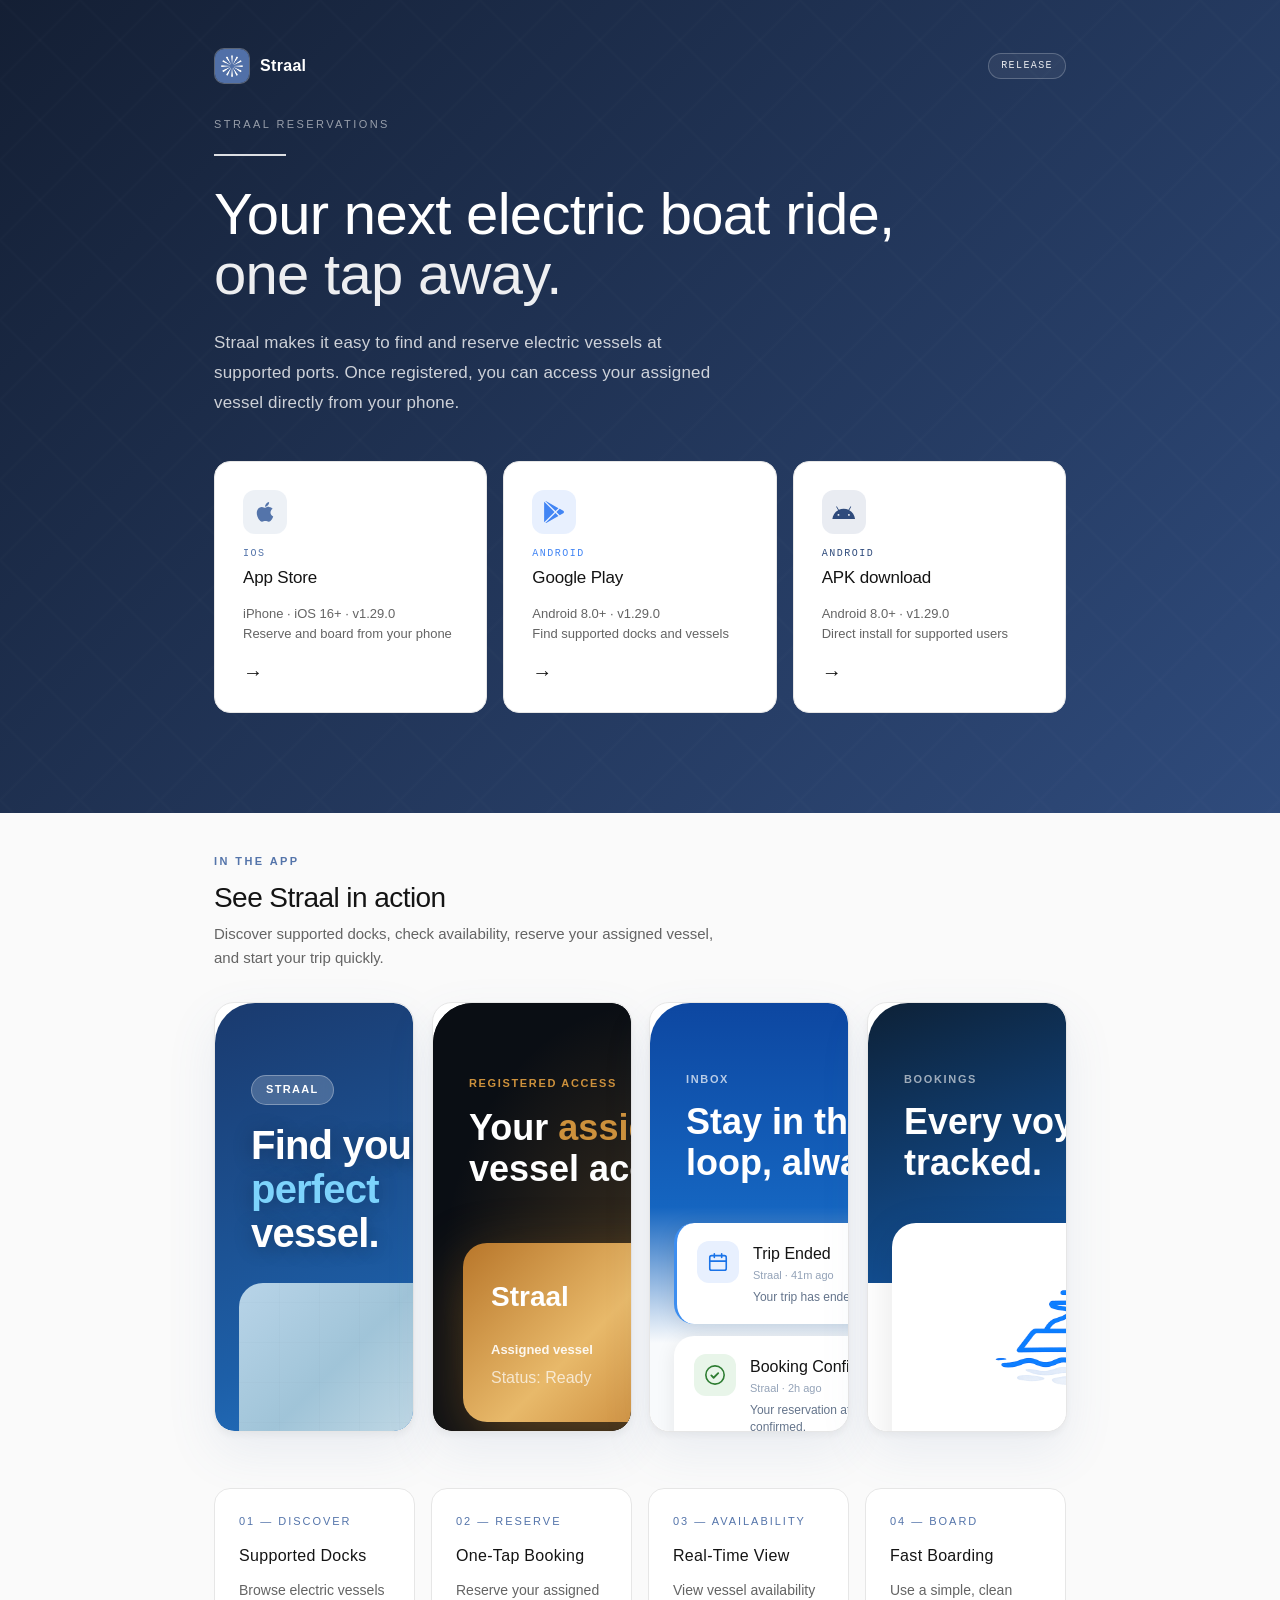
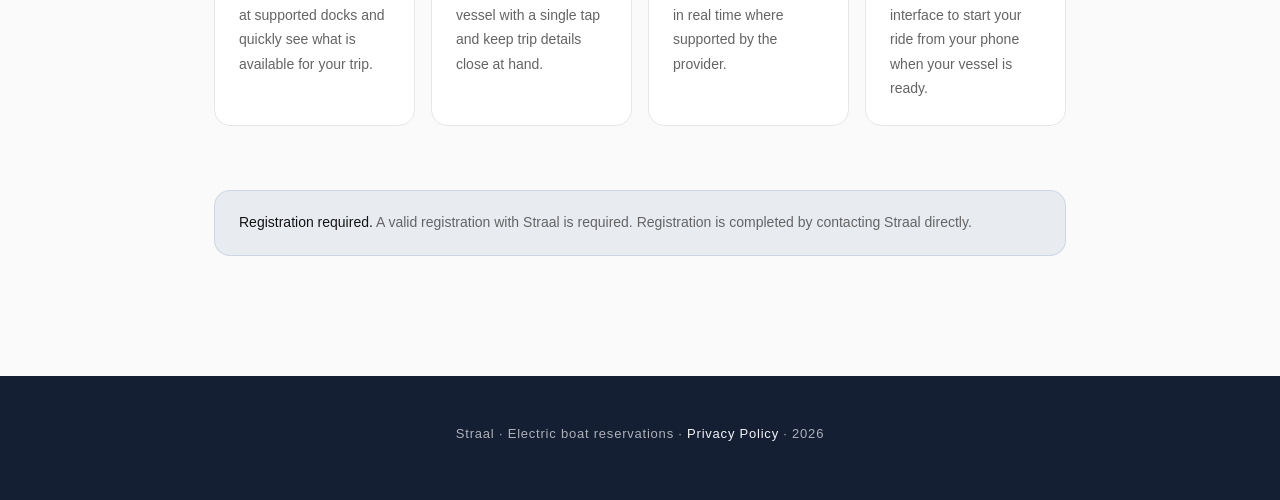
<file: index.html>
<!DOCTYPE html>
<html lang="en">
<head>
  <meta charset="UTF-8" />
  <meta name="viewport" content="width=device-width, initial-scale=1.0" />
  <title>Straal</title>
  <meta
    name="description"
    content="Straal makes it easy to find and reserve your next electric boat ride at supported ports."
  />
  <link rel="icon" href="assets/logo-740.png" type="image/png" sizes="any" />
  <link rel="apple-touch-icon" href="assets/logo-740.png" />
  <link rel="stylesheet" href="assets/openportus-promo-frames.css" />
  <style>
    *, *::before, *::after { box-sizing: border-box; margin: 0; padding: 0; }

    /* Straal release page */
    :root {
      --primary: rgb(84, 116, 170);
      --primary-light: rgb(113, 144, 198);
      --primary-dark: rgb(47, 75, 124);
      --primary-subtle: rgba(84, 116, 170, 0.1);
      --text-primary: rgb(20, 20, 20);
      --text-secondary: rgb(100, 100, 100);
      --text-tertiary: rgb(150, 150, 150);
      --bg-primary: rgb(255, 255, 255);
      --bg-secondary: rgb(250, 250, 250);
      --bg-dark: rgb(20, 31, 52);
      --border-ui: rgb(230, 230, 230);
      --border-subtle: rgb(245, 245, 245);
      --mono: ui-monospace, 'Cascadia Code', 'Source Code Pro', Menlo, monospace;
      --sans: -apple-system, BlinkMacSystemFont, 'Segoe UI', 'Roboto', 'Helvetica Neue', Arial, sans-serif;
      --ios: var(--primary);
      --android: var(--primary-dark);
      --play-store: rgb(66, 133, 244);
    }

    html { scroll-behavior: smooth; }

    .visually-hidden {
      position: absolute;
      width: 1px;
      height: 1px;
      padding: 0;
      margin: -1px;
      overflow: hidden;
      clip: rect(0, 0, 0, 0);
      white-space: nowrap;
      border: 0;
    }

    body {
      font-family: var(--sans);
      line-height: 1.6;
      color: var(--text-primary);
      background: var(--bg-secondary);
      min-height: 100vh;
      overflow-x: hidden;
    }

    /* ── HERO BAND (dark gradient + diagonal texture) ── */
    .hero-band {
      position: relative;
      overflow: hidden;
      background: linear-gradient(135deg, var(--bg-dark) 0%, var(--primary-dark) 100%);
      color: #fff;
    }
    .hero-band::before {
      content: '';
      position: absolute;
      inset: 0;
      background:
        linear-gradient(45deg, transparent 48%, rgba(255,255,255,0.03) 50%, transparent 52%),
        linear-gradient(-45deg, transparent 48%, rgba(255,255,255,0.03) 50%, transparent 52%);
      background-size: 80px 80px;
      opacity: 0.5;
      pointer-events: none;
    }

    /* ── LAYOUT ── */
    .wrapper {
      position: relative;
      z-index: 1;
      max-width: 900px;
      margin: 0 auto;
      padding: 0 24px;
    }

    /* ── HEADER ── */
    header {
      padding: 48px 0 0;
      display: flex;
      align-items: center;
      justify-content: space-between;
    }
    .logo {
      display: flex;
      align-items: center;
      gap: 10px;
    }
    .logo-mark {
      width: 36px; height: 36px;
      border-radius: 10px;
      overflow: hidden;
      flex-shrink: 0;
      border: 1px solid rgba(255,255,255,0.25);
      background: rgba(255,255,255,0.06);
    }
    .logo-mark img {
      width: 100%;
      height: 100%;
      object-fit: cover;
      display: block;
    }
    .logo-name {
      font-weight: 600;
      font-size: 16px;
      letter-spacing: 0.02em;
      color: #fff;
    }
    .logo-name span {
      color: rgba(255,255,255,0.92);
      font-weight: 300;
    }
    .badge-beta {
      font-family: var(--mono);
      font-size: 10px;
      font-weight: 500;
      letter-spacing: 0.14em;
      color: rgba(255,255,255,0.9);
      background: rgba(255,255,255,0.06);
      border: 1px solid rgba(255,255,255,0.22);
      padding: 4px 12px;
      border-radius: 20px;
      text-transform: uppercase;
    }

    /* Dual brand row: 1fr | divider | 1fr so divider is horizontally centered */
    .hero-brand-logos {
      display: grid;
      grid-template-columns: 1fr auto 1fr;
      align-items: center;
      column-gap: clamp(20px, 4vw, 40px);
      width: 100%;
      margin: 40px 0 8px;
      opacity: 0;
      animation: fadeUp 0.6s ease forwards 0.05s;
    }
    .hero-brand-logos .hb-brand {
      display: block;
      object-fit: contain;
      width: auto;
      height: auto;
    }
    .hero-brand-logos .hb-brand--mt {
      justify-self: end;
      max-height: 32px;
      transform: scale(0.95);
      transform-origin: center right;
      max-width: min(168px, 40vw);
    }
    .hero-brand-logos .hb-brand--straal {
      justify-self: start;
      max-height: 32px;
      transform: scale(1.2);
      transform-origin: center left;
      max-width: min(168px, 40vw);
    }
    .logo-divider {
      width: 1px;
      align-self: stretch;
      min-height: 40px;
      background: rgba(255,255,255,0.28);
      justify-self: center;
    }

    /* ── HERO ── */
    .hero {
      padding: 32px 0 80px;
      text-align: left;
    }
    .hero-eyebrow {
      font-size: 11px;
      letter-spacing: 0.22em;
      color: rgba(255,255,255,0.55);
      text-transform: uppercase;
      margin-bottom: 20px;
      font-weight: 500;
      opacity: 0;
      animation: fadeUp 0.6s ease forwards 0.1s;
    }
    .brand-line {
      width: 72px;
      height: 2px;
      background: rgba(255,255,255,0.85);
      margin: 0 0 28px;
      opacity: 0;
      animation: fadeUp 0.6s ease forwards 0.12s;
    }
    .hero-title {
      font-size: clamp(34px, 5.6vw, 58px);
      font-weight: 200;
      line-height: 1.04;
      letter-spacing: -0.012em;
      margin-bottom: 24px;
      color: #fff;
      opacity: 0;
      animation: fadeUp 0.6s ease forwards 0.2s;
    }
    .hero-title .grad {
      font-weight: 300;
      color: rgba(255,255,255,0.92);
    }
    .hero-sub {
      font-size: 17px;
      font-weight: 300;
      color: rgba(255,255,255,0.78);
      max-width: 520px;
      margin: 0 0 44px;
      line-height: 1.75;
      letter-spacing: 0.01em;
      opacity: 0;
      animation: fadeUp 0.6s ease forwards 0.3s;
    }

    /* ── DOWNLOAD CARDS ── */
    .download-row {
      display: grid;
      grid-template-columns: 1fr;
      gap: 16px;
      margin-bottom: 20px;
      opacity: 0;
      animation: fadeUp 0.6s ease forwards 0.4s;
    }
    @media (min-width: 720px) {
      .download-row { grid-template-columns: repeat(3, 1fr); }
    }

    .dl-card {
      position: relative;
      background: var(--bg-primary);
      border: 1px solid var(--border-ui);
      border-radius: 16px;
      padding: 28px 28px 24px;
      text-decoration: none;
      color: var(--text-primary);
      display: flex;
      flex-direction: column;
      gap: 12px;
      overflow: hidden;
      transition: transform 0.25s cubic-bezier(0.4, 0, 0.2, 1), border-color 0.2s ease, box-shadow 0.25s ease;
      cursor: pointer;
    }
    .dl-card::before {
      content: '';
      position: absolute;
      inset: 0;
      opacity: 0;
      transition: opacity 0.3s ease;
      border-radius: 16px;
    }
    .dl-card.ios::before   { background: radial-gradient(circle at 30% 50%, var(--primary-subtle), transparent 65%); }
    .dl-card.play::before  { background: radial-gradient(circle at 30% 50%, rgba(66,133,244,0.1), transparent 65%); }
    .dl-card.apk::before   { background: radial-gradient(circle at 30% 50%, rgba(47,75,124,0.1), transparent 65%); }
    .dl-card:hover:not(.is-soon) { transform: translateY(-3px); }
    .dl-card.ios:hover:not(.is-soon)   { border-color: rgba(84,116,170,0.35); box-shadow: 0 16px 48px rgba(84,116,170,0.12); }
    .dl-card.play:hover:not(.is-soon)  { border-color: rgba(66,133,244,0.35); box-shadow: 0 16px 48px rgba(66,133,244,0.1); }
    .dl-card.apk:hover:not(.is-soon)   { border-color: rgba(47,75,124,0.3); box-shadow: 0 16px 48px rgba(47,75,124,0.1); }
    .dl-card:hover:not(.is-soon)::before { opacity: 1; }

    .dl-card.is-soon {
      cursor: default;
      opacity: 0.96;
    }
    .dl-card.is-soon:hover {
      transform: none;
      border-color: var(--border-ui);
      box-shadow: none;
    }
    .dl-card.is-soon:hover::before { opacity: 0; }

    .dl-icon {
      width: 44px; height: 44px;
      border-radius: 12px;
      display: flex;
      align-items: center;
      justify-content: center;
    }
    .dl-icon svg {
      width: 26px;
      height: 26px;
      flex-shrink: 0;
      display: block;
    }
    .play .dl-icon svg {
      width: calc(26px * 0.85);
      height: calc(26px * 0.85);
    }

    .apk .dl-icon svg {
      width: calc(26px * 0.9);
      height: calc(26px * 0.9);
    }
    .ios   .dl-icon { background: var(--primary-subtle); color: var(--ios); }
    .play  .dl-icon { background: rgba(66,133,244,0.12); color: var(--play-store); }
    .apk   .dl-icon { background: rgba(47,75,124,0.1); color: var(--android); }

    .dl-label {
      font-family: var(--mono);
      font-size: 10px;
      letter-spacing: 0.15em;
      text-transform: uppercase;
      margin-bottom: 2px;
    }
    .ios   .dl-label { color: var(--ios); }
    .play  .dl-label { color: var(--play-store); }
    .apk   .dl-label { color: var(--android); }

    .dl-title {
      font-size: 17px;
      font-weight: 500;
      letter-spacing: -0.01em;
    }
    .dl-desc {
      font-size: 13px;
      color: var(--text-secondary);
      line-height: 1.55;
      font-weight: 300;
    }
    .dl-arrow {
      margin-top: auto;
      font-size: 20px;
      transition: transform 0.2s ease;
    }
    .dl-card:hover:not(.is-soon) .dl-arrow { transform: translateX(4px); }

    .dl-soon {
      margin-top: auto;
      font-family: var(--mono);
      font-size: 10px;
      font-weight: 500;
      letter-spacing: 0.14em;
      text-transform: uppercase;
      color: var(--text-tertiary);
    }

    /* ── GUIDE LINK ── */
    .guide-row {
      opacity: 0;
      animation: fadeUp 0.6s ease forwards 0.5s;
    }
    .guide-link {
      display: flex;
      align-items: center;
      justify-content: space-between;
      background: var(--bg-primary);
      border: 1px solid var(--border-ui);
      border-radius: 14px;
      padding: 18px 24px;
      text-decoration: none;
      color: var(--text-primary);
      transition: border-color 0.2s, background 0.2s;
    }
    .guide-link:hover {
      border-color: var(--primary);
      background: var(--bg-secondary);
    }
    .guide-left {
      display: flex;
      align-items: center;
      gap: 14px;
    }
    .guide-icon {
      font-size: 20px;
    }
    .guide-text-title {
      font-size: 14px;
      font-weight: 600;
    }
    .guide-text-sub {
      font-size: 12px;
      color: var(--text-secondary);
      font-weight: 300;
    }
    .guide-badge {
      font-family: var(--mono);
      font-size: 10px;
      letter-spacing: 0.1em;
      text-transform: uppercase;
      color: var(--text-secondary);
      border: 1px solid var(--border-ui);
      padding: 4px 10px;
      border-radius: 20px;
    }

    /* ── PAGE BODY (light) ── */
    .page-body {
      background: var(--bg-secondary);
      padding-bottom: 56px;
    }

    /* ── APP SCREENSHOTS ── */
    .shots-section {
      margin-bottom: 56px;
      opacity: 0;
      animation: fadeUp 0.6s ease forwards 0.35s;
    }
    .shots-head {
      font-size: 11px;
      letter-spacing: 0.22em;
      text-transform: uppercase;
      color: var(--primary);
      font-weight: 600;
      margin-bottom: 10px;
    }
    .shots-title {
      font-size: clamp(22px, 3.5vw, 28px);
      font-weight: 300;
      letter-spacing: -0.02em;
      color: var(--text-primary);
      margin-bottom: 8px;
      line-height: 1.2;
    }
    .shots-sub {
      font-size: 15px;
      color: var(--text-secondary);
      font-weight: 300;
      max-width: 520px;
      margin-bottom: 28px;
      line-height: 1.6;
    }
    .shots-scroller {
      display: flex;
      gap: 18px;
      overflow-x: auto;
      scroll-snap-type: x mandatory;
      scroll-padding: 0 24px;
      padding: 4px 0 20px;
      margin: 0 -24px;
      padding-left: 24px;
      padding-right: 24px;
      -webkit-overflow-scrolling: touch;
      scrollbar-gutter: stable;
    }
    .shots-scroller::-webkit-scrollbar { height: 6px; }
    .shots-scroller::-webkit-scrollbar-thumb {
      background: var(--border-ui);
      border-radius: 3px;
    }
    .shots-frame {
      flex: 0 0 min(76vw, 260px);
      scroll-snap-align: start;
      border-radius: 20px;
      overflow: hidden;
      container-type: inline-size;
      container-name: op-shot;
      background: var(--bg-primary);
      border: 1px solid var(--border-ui);
      box-shadow:
        0 4px 6px rgba(0, 0, 0, 0.04),
        0 20px 50px rgba(84, 116, 170, 0.1);
      transition: transform 0.25s ease, box-shadow 0.25s ease;
    }
    .shots-frame:hover {
      transform: translateY(-4px);
      box-shadow:
        0 8px 12px rgba(0, 0, 0, 0.06),
        0 28px 56px rgba(84, 116, 170, 0.14);
    }
    @media (min-width: 720px) {
      .shots-scroller {
        display: grid;
        grid-template-columns: repeat(2, 1fr);
        gap: 20px;
        overflow: visible;
        margin: 0;
        padding: 4px 0 0;
        scroll-snap-type: none;
      }
      .shots-frame {
        flex: unset;
        min-width: 0;
        scroll-snap-align: unset;
      }
    }
    @media (min-width: 960px) {
      .shots-scroller {
        grid-template-columns: repeat(4, 1fr);
        gap: 18px;
      }
    }

    /* ── DIVIDER ── */
    .divider {
      border: none;
      border-top: 1px solid var(--border-ui);
      margin: 56px 0 40px;
    }

    /* ── INFO SECTION ── */
    .info-grid {
      display: grid;
      grid-template-columns: repeat(4, 1fr);
      gap: 16px;
      margin-bottom: 64px;
      opacity: 0;
      animation: fadeUp 0.6s ease forwards 0.6s;
    }
    @media (max-width: 900px) {
      .info-grid { grid-template-columns: repeat(2, 1fr); }
    }
    @media (max-width: 640px) {
      .info-grid { grid-template-columns: 1fr; }
    }
    .info-card {
      background: var(--bg-primary);
      border: 1px solid var(--border-ui);
      border-radius: 16px;
      padding: 24px;
      overflow: hidden;
      transition: transform 0.3s ease, border-color 0.2s;
    }
    .info-card:hover {
      border-color: rgba(84,116,170,0.25);
    }
    .info-num {
      font-size: 11px;
      letter-spacing: 0.18em;
      color: var(--primary);
      text-transform: uppercase;
      margin-bottom: 12px;
      font-weight: 500;
    }
    .info-title {
      font-size: 16px;
      font-weight: 400;
      margin-bottom: 10px;
      letter-spacing: 0.02em;
    }
    .info-body {
      font-size: 14px;
      color: var(--text-secondary);
      line-height: 1.75;
      font-weight: 300;
    }

    /* ── NOTICE ── */
    .notice {
      background: var(--primary-subtle);
      border: 1px solid rgba(84,116,170,0.18);
      border-radius: 16px;
      padding: 20px 24px;
      display: flex;
      gap: 14px;
      align-items: flex-start;
      margin-bottom: 0;
      opacity: 0;
      animation: fadeUp 0.6s ease forwards 0.7s;
    }
    .notice-icon { font-size: 18px; flex-shrink: 0; margin-top: 1px; opacity: 0.85; }
    .notice-text { font-size: 14px; color: var(--text-secondary); line-height: 1.7; font-weight: 300; }
    .notice-text strong { color: var(--text-primary); font-weight: 500; }

    /* ── FOOTER ── */
    .site-footer {
      margin-top: 64px;
      background: var(--bg-dark);
      color: rgba(255,255,255,0.65);
      padding: 48px 0 56px;
      text-align: center;
    }
    .site-footer .wrapper {
      display: flex;
      flex-direction: column;
      align-items: center;
      gap: 12px;
    }
    .footer-brand {
      font-size: 13px;
      font-weight: 300;
      letter-spacing: 0.06em;
    }
    .footer-brand-link {
      color: rgba(255,255,255,0.95);
      font-weight: 500;
      text-decoration: none;
      transition: color 0.2s ease;
    }
    .footer-brand-link:hover,
    .footer-brand-link:focus-visible {
      color: rgba(113, 144, 198, 1);
    }
    .footer-brand-link:focus-visible {
      outline: 2px solid rgba(255, 255, 255, 0.45);
      outline-offset: 3px;
      border-radius: 2px;
    }
    .footer-contact {
      font-size: 13px;
      color: rgba(255,255,255,0.5);
      text-decoration: none;
      transition: color 0.2s;
    }
    .footer-contact:hover { color: rgba(255,255,255,0.9); }

    /* ── ANIMATIONS ── */
    @keyframes fadeUp {
      from { opacity: 0; transform: translateY(20px); }
      to   { opacity: 1; transform: translateY(0); }
    }
  </style>
</head>
<body>
  <div class="hero-band">
    <div class="wrapper">
      <header>
        <div class="logo">
          <div class="logo-mark">
            <img src="assets/logo-740.png" alt="" width="36" height="36" />
          </div>
          <div class="logo-name">Straal</div>
        </div>
        <span class="badge-beta">Release</span>
      </header>

      <section class="hero">
        <p class="hero-eyebrow">Straal reservations</p>
        <div class="brand-line"></div>
        <h1 class="hero-title">
          Your next electric boat ride,<br />
          <span class="grad">one tap away.</span>
        </h1>
        <p class="hero-sub">
          Straal makes it easy to find and reserve electric vessels at supported ports.
          Once registered, you can access your assigned vessel directly from your phone.
        </p>

        <div class="download-row" data-s3-version="1.29.0">
        <a
          class="dl-card ios"
          href="https://apps.apple.com/us/app/straal/id6782097341"
          target="_blank"
          rel="noopener noreferrer"
          data-store-card="ios"
          data-label-prefix="Open Straal on the App Store"
          aria-label="Open Straal on the App Store v1.29.0"
        >
          <div class="dl-icon" aria-hidden="true">
            <svg xmlns="http://www.w3.org/2000/svg" viewBox="0 0 24 24" fill="currentColor">
              <path d="M17.05 20.28c-.98.95-2.05.8-3.08.35-1.09-.46-2.09-.48-3.24 0-1.44.62-2.2.44-3.06-.35C2.79 15.25 3.51 7.59 9.05 7.31c1.35.07 2.29.74 3.08.8 1.18-.24 2.31-.93 3.57-.84 1.51.12 2.65.72 3.4 1.8-3.12 1.87-2.38 5.98.48 7.13-.57 1.5-1.31 2.99-2.54 4.09l.01-.01zM12.03 7.25c-.15-2.23 1.66-4.22 3.74-4.54.29 2.58-2.34 4.5-3.74 4.54z" />
            </svg>
          </div>
          <div>
            <div class="dl-label">iOS</div>
            <div class="dl-title">App Store</div>
          </div>
          <div class="dl-desc">iPhone · iOS 16+ · <span data-store="ios" class="store-version">v1.29.0</span><br/>Reserve and board from your phone</div>
          <span class="dl-arrow" aria-hidden="true">→</span>
        </a>

        <a
          class="dl-card play"
          href="https://play.google.com/store/apps/details?id=com.marinethinking.straal"
          target="_blank"
          rel="noopener noreferrer"
          data-store-card="play"
          data-label-prefix="Open Straal on Google Play"
          aria-label="Open Straal on Google Play v1.29.0"
        >
          <div class="dl-icon" aria-hidden="true">
            <svg xmlns="http://www.w3.org/2000/svg" viewBox="0 0 24 24" fill="currentColor">
              <path d="M22.018 13.298l-3.919 2.218-3.515-3.493 3.543-3.521 3.891 2.202a1.49 1.49 0 0 1 0 2.594zM1.337.924a1.486 1.486 0 0 0-.112.568v21.017c0 .217.045.419.124.6l11.155-11.087L1.337.924zm12.207 10.065l3.258-3.238L3.45.195a1.466 1.466 0 0 0-.946-.179l11.04 10.973zm0 2.067l-11 10.933c.298.036.612-.016.906-.183l13.324-7.54-3.23-3.21z" />
            </svg>
          </div>
          <div>
            <div class="dl-label">Android</div>
            <div class="dl-title">Google Play</div>
          </div>
          <div class="dl-desc">Android 8.0+ · <span data-store="play" class="store-version">v1.29.0</span><br/>Find supported docks and vessels</div>
          <span class="dl-arrow" aria-hidden="true">→</span>
        </a>

        <a class="dl-card apk" href="https://s3.eu-central-1.amazonaws.com/tl-backend-prod-ec1-releases/releases/usopp/z3NkmQ18zX/app-release.apk" download="Straal.apk" data-store-card="apk" data-label-prefix="Download Straal APK" aria-label="Download Straal APK v1.29.0">
          <div class="dl-icon" aria-hidden="true">
            <svg xmlns="http://www.w3.org/2000/svg" viewBox="98 98 271 156" fill="currentColor">
              <path d="M293.91 212.775c-6.025 0-10.926-4.905-10.926-10.93s4.901-10.926 10.926-10.926c6.026 0 10.927 4.9 10.927 10.926s-4.901 10.93-10.927 10.93m-120.774 0c-6.025 0-10.926-4.905-10.926-10.93s4.9-10.926 10.926-10.926c6.025 0 10.926 4.9 10.926 10.926s-4.9 10.93-10.926 10.93m124.693-65.82l21.838-37.822a4.548 4.548 0 0 0-1.663-6.206 4.549 4.549 0 0 0-6.206 1.663l-22.111 38.3c-16.91-7.716-35.9-12.015-56.164-12.015-20.264 0-39.254 4.299-56.163 12.015l-22.112-38.3a4.549 4.549 0 0 0-6.206-1.663 4.545 4.545 0 0 0-1.663 6.206l21.838 37.822c-37.499 20.395-63.146 58.358-66.898 103.209h262.408c-3.755-44.85-29.402-82.814-66.898-103.21" />
            </svg>
          </div>
          <div>
            <div class="dl-label">Android</div>
            <div class="dl-title">APK download</div>
          </div>
          <div class="dl-desc">Android 8.0+ · <span data-store="apk" class="store-version">v1.22.0</span><br/>Direct install for supported users</div>
          <span class="dl-arrow" aria-hidden="true">→</span>
        </a>
      </div>

<!-- 
      <div class="guide-row">
        <a class="guide-link" href="[GUIDE_LINK_PLACEHOLDER]" target="_blank" rel="noopener">
          <div class="guide-left">
            <div class="guide-icon">📄</div>
            <div>
              <div class="guide-text-title">Installation & Registration Guide</div>
              <div class="guide-text-sub">Step-by-step setup for iOS, Android &amp; Straal registration</div>
            </div>
          </div>
          <span class="guide-badge">PDF / DOCX</span>
        </a>
      </div> -->
      </section>
    </div>
  </div>

  <div class="page-body">
    <div class="wrapper">
    <div style="height: 40px;"></div>

    <section class="shots-section" aria-labelledby="shots-title">
      <p class="shots-head">In the app</p>
      <h2 id="shots-title" class="shots-title">See Straal in action</h2>
      <p class="shots-sub">
        Discover supported docks, check availability, reserve your assigned vessel, and start your trip quickly.
      </p>
      <div class="shots-scroller">
        <figure class="shots-frame">
          <div class="op-app-frames">
            <div class="op-frame-viewport">
              <div class="frame s1">
                  <div class="bg-gradient"></div>
                  <div class="headline">
                    <div class="tag">Straal</div>
                    <h2>Find your<br/><em>perfect</em><br/>vessel.</h2>
                  </div>
                  <!-- Simulated phone UI card -->
                  <div style="position:absolute;top:280px;left:24px;right:24px;z-index:5;">
                    <!-- Map placeholder -->
                    <div style="height:220px;border-radius:24px 24px 0 0;background:linear-gradient(135deg,#b8d4e8 0%,#a0c4d8 30%,#c8dde8 60%,#d8e8d0 100%);position:relative;overflow:hidden;">
                      <div style="position:absolute;inset:0;opacity:0.3;background-image:repeating-linear-gradient(0deg,rgba(0,0,0,0.05) 0px,rgba(0,0,0,0.05) 1px,transparent 1px,transparent 40px),repeating-linear-gradient(90deg,rgba(0,0,0,0.05) 0px,rgba(0,0,0,0.05) 1px,transparent 1px,transparent 40px);"></div>
                      <div style="position:absolute;top:12px;right:12px;background:#fff;border-radius:12px;padding:6px;box-shadow:0 2px 8px rgba(0,0,0,0.15);display:flex;flex-direction:column;gap:4px;">
                        <div style="width:28px;height:28px;background:#f1f5f9;border-radius:8px;display:flex;align-items:center;justify-content:center;color:#334155;">
                          <svg width="16" height="16" viewBox="0 0 24 24" fill="none" stroke="currentColor" stroke-width="1.75" stroke-linecap="round" stroke-linejoin="round" aria-hidden="true"><circle cx="12" cy="12" r="10"/><path d="m16.24 7.76-2.12 6.36-6.36 2.12 2.12-6.36 6.36-2.12z" fill="currentColor" stroke="none"/></svg>
                        </div>
                        <div style="width:28px;height:28px;background:#f1f5f9;border-radius:8px;display:flex;align-items:center;justify-content:center;">
                          <svg xmlns="http://www.w3.org/2000/svg" width="16" height="16" viewBox="0 0 24 24" fill="none" aria-hidden="true" style="display:block">
                            <circle cx="12" cy="12" r="7" stroke="#222d38" stroke-width="1.5"/>
                            <circle cx="12" cy="12" r="2" fill="#222d38"/>
                            <path d="M12 2v3M12 19v3M2 12h3M19 12h3" stroke="#222d38" stroke-width="1.5" stroke-linecap="round"/>
                          </svg>
                        </div>
                      </div>
                      <div style="position:absolute;bottom:12px;right:12px;font-size:9px;color:rgba(0,0,0,0.4);background:rgba(255,255,255,0.7);padding:2px 6px;border-radius:4px;">© OpenStreetMap</div>
                    </div>
                    <!-- Form -->
                    <div style="background:#fff;border-radius:0 0 24px 24px;padding:16px 20px 20px;">
                      <div style="display:flex;align-items:center;gap:10px;padding:12px 0;border-bottom:1px solid #f1f5f9;">
                        <span style="display:flex;color:#5474aa;"><svg width="20" height="20" viewBox="0 0 24 24" fill="none" stroke="currentColor" stroke-width="1.75" stroke-linecap="round" stroke-linejoin="round" aria-hidden="true"><path d="M12 21s-7-4.35-7-10a7 7 0 1 1 14 0c0 5.65-7 10-7 10z"/><circle cx="12" cy="11" r="2.5" fill="currentColor" stroke="none"/></svg></span>
                        <div><div style="font-size:10px;color:#94a3b8;">Departure Port</div><div style="font-size:14px;font-weight:600;color:#0f172a;">Nieuwe Vaart</div></div>
                      </div>
                      <div style="display:flex;align-items:center;gap:10px;padding:12px 0;border-bottom:1px solid #f1f5f9;">
                        <span style="display:flex;color:#64748b;"><svg width="20" height="20" viewBox="0 0 24 24" fill="none" stroke="currentColor" stroke-width="1.75" stroke-linecap="round" aria-hidden="true"><rect x="3" y="5" width="18" height="16" rx="2"/><path d="M16 3v4M8 3v4M3 11h18"/></svg></span>
                        <div><div style="font-size:10px;color:#94a3b8;">Date &amp; Time</div><div style="font-size:14px;color:#cbd5e1;">Pick your travel date</div></div>
                      </div>
                      <div style="display:flex;align-items:center;gap:10px;padding:12px 0;">
                        <span style="display:flex;color:#64748b;"><svg width="20" height="20" viewBox="0 0 24 24" fill="none" stroke="currentColor" stroke-width="1.75" stroke-linecap="round" stroke-linejoin="round" aria-hidden="true"><path d="M16 21v-2a4 4 0 0 0-4-4H6a4 4 0 0 0-4 4v2"/><circle cx="9" cy="7" r="4"/><path d="M22 21v-2a4 4 0 0 0-3-3.87"/><circle cx="17" cy="7" r="4"/></svg></span>
                        <div><div style="font-size:10px;color:#94a3b8;">Passengers</div><div style="font-size:14px;font-weight:600;color:#0f172a;">1 person</div></div>
                      </div>
                      <div style="background:#5474aa;border-radius:50px;padding:14px;text-align:center;margin-top:8px;">
                        <span style="color:#fff;font-size:15px;font-weight:600;">Find Boats</span>
                      </div>
                    </div>
                  </div>
                  <div class="caption-strip">
                    <div class="app-name">Straal</div>
                    <div class="tagline">Browse &amp; reserve electric vessels<br/>at your nearest port</div>
                  </div>
                </div>
            </div>
          </div>
          <figcaption class="visually-hidden">Straal home: find your vessel, map search, departure port, date, passengers, Find Boats.</figcaption>
        </figure>
        <figure class="shots-frame">
          <div class="op-app-frames">
            <div class="op-frame-viewport">
              <div class="frame s2">
                  <div class="bg"></div>
                  <div class="top-text">
                    <div class="eyebrow">Registered access</div>
                    <h2>Your <span>assigned</span><br/>vessel access.</h2>
                  </div>
                  <div class="card-wrap">
                    <div class="membership-card">
                      <svg class="card-star-deco" viewBox="0 0 24 24" fill="currentColor" aria-hidden="true"><path d="M12 2l2.4 7.4h7.6l-6 4.6 2.3 7-6.3-4.6-6.3 4.6 2.3-7-6-4.6h7.6L12 2z"/></svg>
                      <div class="level">Straal</div>
                      <div class="detail">Assigned vessel</div>
                      <div class="val">Status: Ready</div>
                    </div>
                  </div>
                  <div class="features">
                    <div class="feat-row">
                      <div class="feat-icon"><svg viewBox="0 0 24 24" fill="none" stroke="currentColor" stroke-width="1.75" stroke-linecap="round" stroke-linejoin="round" aria-hidden="true"><path d="M13 2L3 14h8l-1 8 10-12h-8l1-8z"/></svg></div>
                      <div class="feat-text">
                        <div class="ft">Electric Vessel Access</div>
                        <div class="fs">Reserve your assigned vessel with one tap</div>
                      </div>
                    </div>
                    <!-- <div class="feat-row">
                      <div class="feat-icon"><svg viewBox="0 0 24 24" fill="none" stroke="currentColor" stroke-width="1.75" stroke-linecap="round" stroke-linejoin="round" aria-hidden="true"><circle cx="12" cy="5" r="2"/><path d="M12 7v14M8 14h8M10 14a6 6 0 0 0 4 5.5"/></svg></div>
                      <div class="feat-text">
                        <div class="ft">Priority Vessel Access</div>
                        <div class="fs">Reserve your boat with a single tap</div>
                      </div>
                    </div> -->
                    <div class="feat-row">
                      <div class="feat-icon"><svg viewBox="0 0 24 24" fill="none" stroke="currentColor" stroke-width="1.75" stroke-linecap="round" stroke-linejoin="round" aria-hidden="true"><path d="M12 22s8-4 8-10V5l-8-3-8 3v7c0 6 8 10 8 10z"/></svg></div>
                      <div class="feat-text">
                        <div class="ft">Straal Registration</div>
                        <div class="fs">Registration is completed directly with Straal</div>
                      </div>
                    </div>
                  </div>
                  <div class="caption-strip">
                    <div class="app-name">Straal</div>
                    <div class="tagline">Registered access from your phone</div>
                  </div>
                </div>
            </div>
          </div>
          <figcaption class="visually-hidden">Straal registered access: assigned vessel, ready status, electric vessel access, Straal registration.</figcaption>
        </figure>
        <figure class="shots-frame">
          <div class="op-app-frames">
            <div class="op-frame-viewport">
              <div class="frame s3">
                  <div class="top-bg"></div>
                  <div class="top-text">
                    <div class="eyebrow">Inbox</div>
                    <h2>Stay in the<br/>loop, always.</h2>
                  </div>
                  <div class="notifications">
                    <div class="notif-card unread" style="display:flex;align-items:flex-start;gap:14px;">
                      <div class="notif-icon blue"><svg viewBox="0 0 24 24" fill="none" stroke="currentColor" stroke-width="1.75" stroke-linecap="round" aria-hidden="true"><rect x="3" y="5" width="18" height="16" rx="2"/><path d="M16 3v4M8 3v4M3 11h18"/></svg></div>
                      <div class="notif-body">
                        <div class="notif-title">Trip Ended</div>
                        <div class="notif-src">Straal · 41m ago</div>
                        <div class="notif-msg">Your trip has ended. Thanks for choosing Straal.</div>
                      </div>
                    </div>
                    <div class="notif-card">
                      <div class="notif-icon green"><svg viewBox="0 0 24 24" fill="none" stroke="currentColor" stroke-width="1.75" stroke-linecap="round" stroke-linejoin="round" aria-hidden="true"><circle cx="12" cy="12" r="10"/><path d="M8 12.5l2.5 2.5 5-5" stroke-width="2"/></svg></div>
                      <div class="notif-body">
                        <div class="notif-title">Booking Confirmed</div>
                        <div class="notif-src">Straal · 2h ago</div>
                        <div class="notif-msg">Your reservation at Nieuwe Vaart has been confirmed.</div>
                      </div>
                    </div>
                    <div class="notif-card">
                      <div class="notif-icon orange"><svg viewBox="0 0 24 24" fill="none" stroke="currentColor" stroke-width="1.75" stroke-linecap="round" stroke-linejoin="round" aria-hidden="true"><path d="M13 2L3 14h8l-1 8 10-12h-8l1-8z"/></svg></div>
                      <div class="notif-body">
                        <div class="notif-title">Vessel Ready</div>
                        <div class="notif-src">Straal · Yesterday</div>
                        <div class="notif-msg">Your vessel is ready for departure.</div>
                      </div>
                    </div>
                    <!-- Filter chips -->
                    <div style="display:flex;gap:8px;margin-top:8px;">
                      <div style="background:#5474aa;color:#fff;border-radius:50px;padding:8px 16px;font-size:12px;font-weight:600;">All</div>
                      <div style="background:#f1f5f9;color:#64748b;border-radius:50px;padding:8px 16px;font-size:12px;font-weight:500;">Unread</div>
                      <div style="background:#f1f5f9;color:#64748b;border-radius:50px;padding:8px 16px;font-size:12px;font-weight:500;">Important</div>
                      <div style="background:#f1f5f9;color:#64748b;border-radius:50px;padding:8px 16px;font-size:12px;font-weight:500;">Alerts</div>
                    </div>
                  </div>
                  <div class="caption-strip">
                    <div class="app-name">Straal</div>
                    <div class="tagline">Provider-dependent availability and trip updates</div>
                  </div>
                </div>
            </div>
          </div>
          <figcaption class="visually-hidden">Straal inbox: trip ended, booking confirmed, vessel ready, notification filters.</figcaption>
        </figure>
        <figure class="shots-frame">
          <div class="op-app-frames">
            <div class="op-frame-viewport">
              <div class="frame s4">
                  <div class="top-bg"></div>
                  <div class="top-text">
                    <div class="eyebrow">Bookings</div>
                    <h2>Every voyage,<br/>tracked.</h2>
                  </div>
                  <div class="empty-state">
                    <div class="empty-illo">
                      <svg width="160" height="160" viewBox="0 0 160 160" fill="none" xmlns="http://www.w3.org/2000/svg" xmlns:xlink="http://www.w3.org/1999/xlink">
                        <rect width="160" height="160" fill="url(#pattern0_5644_12881)"/>
                        <defs>
                        <pattern id="pattern0_5644_12881" patternContentUnits="objectBoundingBox" width="1" height="1">
                        <use xlink:href="#image0_5644_12881" transform="translate(-0.391071 -0.8625) scale(0.00178571)"/>
                        </pattern>
                        <image id="image0_5644_12881" width="1024" height="1536" preserveAspectRatio="none" xlink:href="[data-uri]"/>
                        </defs>
                        </svg>
                        
                    </div>
                    <div class="empty-title">No Upcoming Trips</div>
                    <div class="empty-sub">Reserve your assigned vessel and your trip will appear here.</div>
                    <div class="empty-btn">Find a Boat</div>
                  </div>
                  <div class="steps">
                    <div class="step-chip">
                      <div class="step-num">01</div>
                      <div class="step-label">Find<br/>a dock</div>
                    </div>
                    <div class="step-chip">
                      <div class="step-num">02</div>
                      <div class="step-label">Reserve<br/>your vessel</div>
                    </div>
                    <div class="step-chip">
                      <div class="step-num">03</div>
                      <div class="step-label">Board<br/>instantly</div>
                    </div>
                  </div>
                  <div class="caption-strip">
                    <div class="app-name">Straal</div>
                    <div class="tagline">Fast boarding for registered Straal users</div>
                  </div>
                </div>
            </div>
          </div>
          <figcaption class="visually-hidden">Straal bookings: no upcoming trips, find a boat, three steps to board.</figcaption>
        </figure>
      </div>
    </section>

    <div class="info-grid">
      <div class="info-card">
        <div class="info-num">01 — Discover</div>
        <div class="info-title">Supported Docks</div>
        <div class="info-body">Browse electric vessels at supported docks and quickly see what is available for your trip.</div>
      </div>
      <div class="info-card">
        <div class="info-num">02 — Reserve</div>
        <div class="info-title">One-Tap Booking</div>
        <div class="info-body">Reserve your assigned vessel with a single tap and keep trip details close at hand.</div>
      </div>
      <div class="info-card">
        <div class="info-num">03 — Availability</div>
        <div class="info-title">Real-Time View</div>
        <div class="info-body">View vessel availability in real time where supported by the provider.</div>
      </div>
      <div class="info-card">
        <div class="info-num">04 — Board</div>
        <div class="info-title">Fast Boarding</div>
        <div class="info-body">Use a simple, clean interface to start your ride from your phone when your vessel is ready.</div>
      </div>
    </div>

    <div class="notice">
      <!-- <div class="notice-icon">ℹ️</div> -->
      <div class="notice-text">
        <strong>Registration required.</strong> A valid registration with Straal is required. Registration is completed by contacting Straal directly.
      </div>
    </div>
    </div>
  </div>

  <footer class="site-footer">
    <div class="wrapper">
      <div class="footer-brand">
        Straal · Electric boat reservations ·
        <a class="footer-brand-link" href="privacy.html">Privacy Policy</a> · 2026
      </div>
    </div>
  </footer>
  <script src="assets/store-versions.js" defer></script>
</body>
</html>
</file>
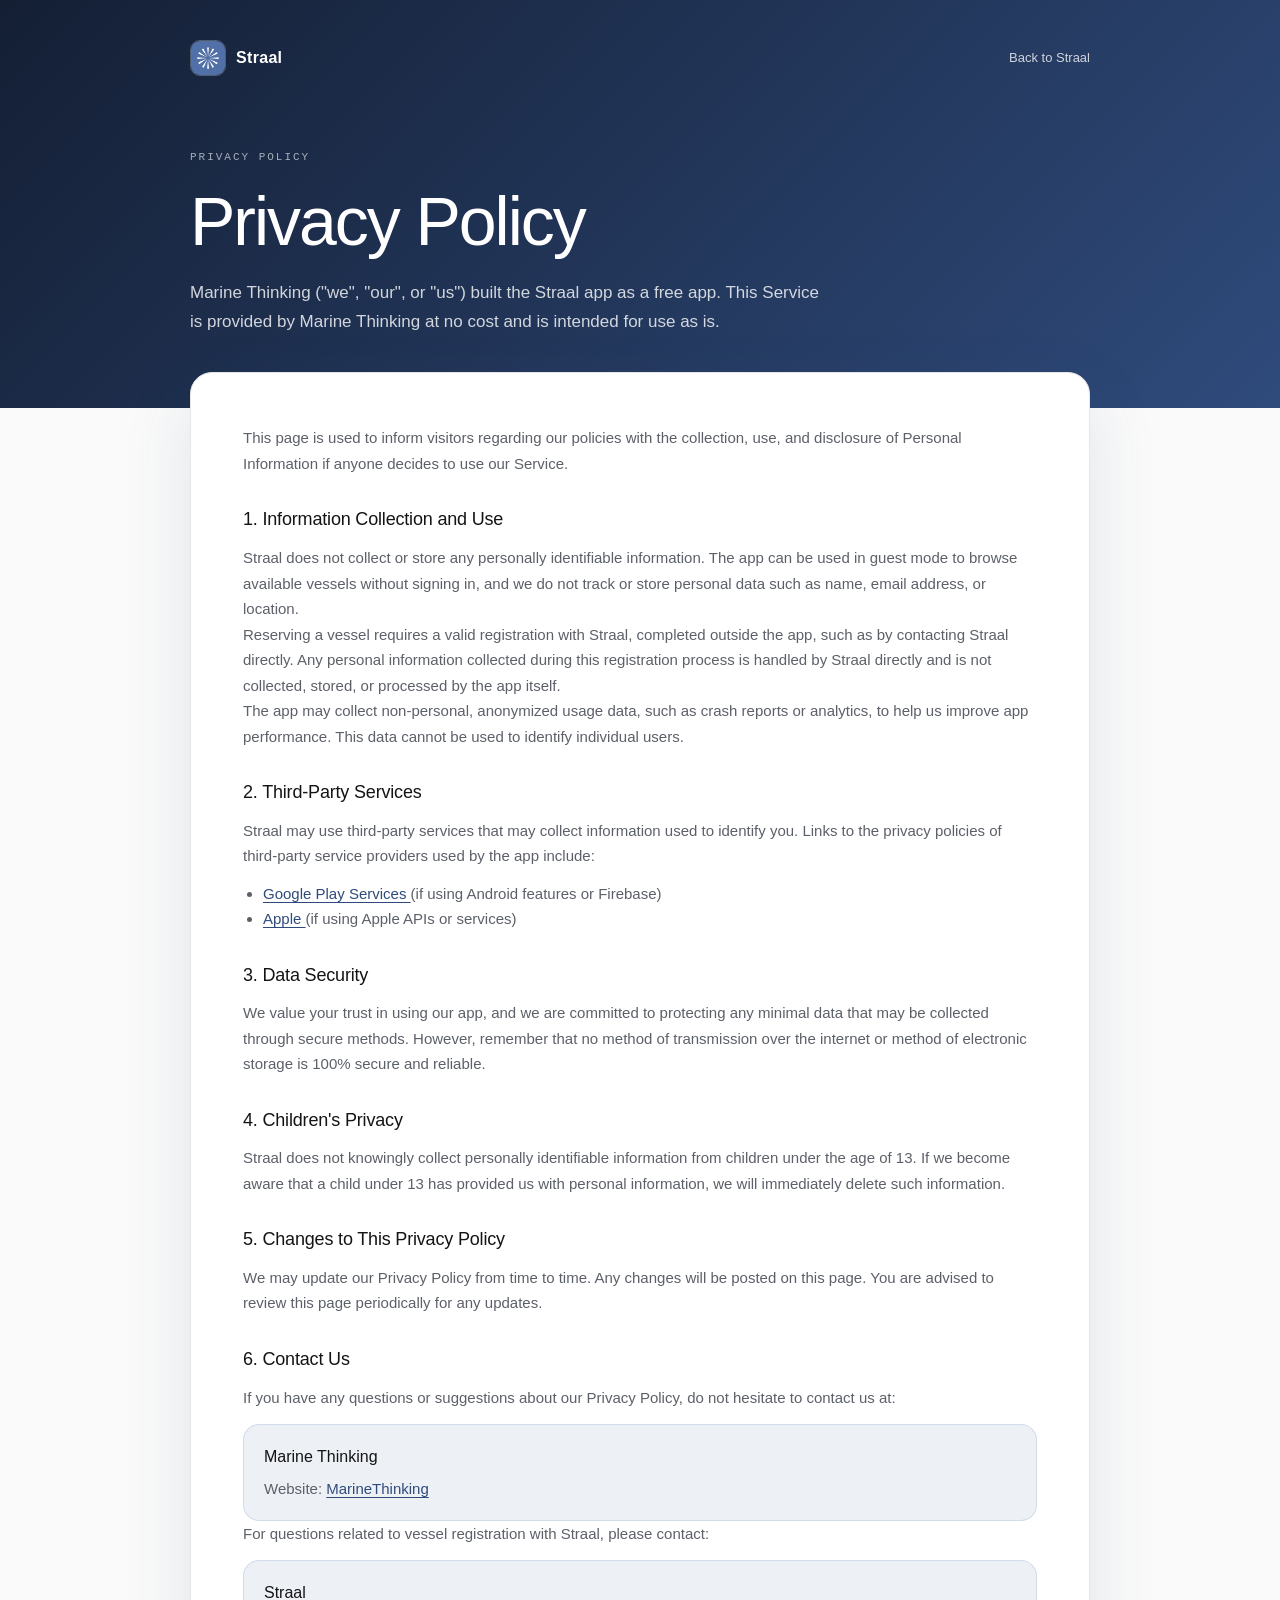
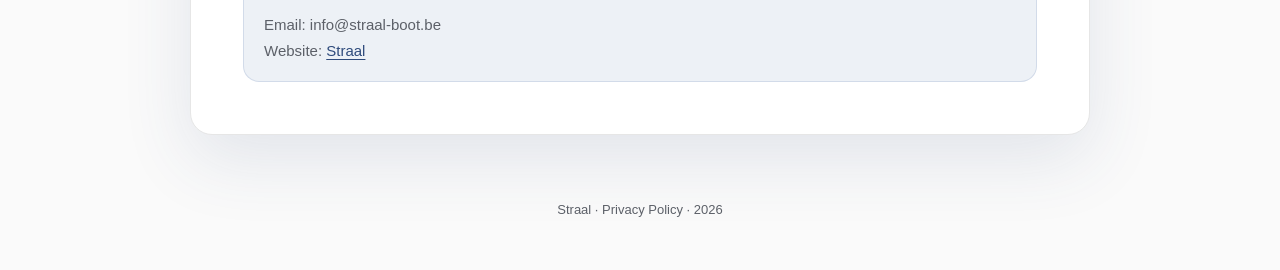
<file: privacy.html>
<!DOCTYPE html>
<html lang="en">
<head>
  <meta charset="UTF-8" />
  <meta name="viewport" content="width=device-width, initial-scale=1.0" />
  <title>Privacy Policy | Straal</title>
  <meta
    name="description"
    content="Privacy Policy for the Straal app, provided by Marine Thinking."
  />
  <link rel="icon" href="assets/logo-740.png" type="image/png" sizes="any" />
  <link rel="apple-touch-icon" href="assets/logo-740.png" />
  <style>
    *, *::before, *::after { box-sizing: border-box; margin: 0; padding: 0; }

    :root {
      --primary: rgb(84, 116, 170);
      --primary-dark: rgb(47, 75, 124);
      --primary-subtle: rgba(84, 116, 170, 0.1);
      --text-primary: rgb(20, 20, 20);
      --text-secondary: rgb(92, 96, 104);
      --bg-primary: rgb(255, 255, 255);
      --bg-secondary: rgb(250, 250, 250);
      --bg-dark: rgb(20, 31, 52);
      --border-ui: rgb(230, 230, 230);
      --sans: -apple-system, BlinkMacSystemFont, 'Segoe UI', 'Roboto', 'Helvetica Neue', Arial, sans-serif;
      --mono: ui-monospace, 'Cascadia Code', 'Source Code Pro', Menlo, monospace;
    }

    body {
      font-family: var(--sans);
      line-height: 1.7;
      color: var(--text-primary);
      background: var(--bg-secondary);
      min-height: 100vh;
    }

    .hero {
      background: linear-gradient(135deg, var(--bg-dark) 0%, var(--primary-dark) 100%);
      color: #fff;
      padding: 40px 24px 72px;
    }

    .wrapper {
      width: min(900px, 100%);
      margin: 0 auto;
    }

    .topbar {
      display: flex;
      align-items: center;
      justify-content: space-between;
      gap: 20px;
      margin-bottom: 72px;
    }

    .brand {
      display: inline-flex;
      align-items: center;
      gap: 10px;
      color: #fff;
      text-decoration: none;
      font-weight: 600;
      letter-spacing: 0.02em;
    }

    .brand img {
      width: 36px;
      height: 36px;
      border-radius: 10px;
      border: 1px solid rgba(255, 255, 255, 0.25);
      display: block;
    }

    .back-link {
      color: rgba(255, 255, 255, 0.78);
      text-decoration: none;
      font-size: 13px;
      transition: color 0.2s ease;
    }

    .back-link:hover,
    .back-link:focus-visible {
      color: #fff;
    }

    .eyebrow {
      font-family: var(--mono);
      font-size: 11px;
      letter-spacing: 0.18em;
      text-transform: uppercase;
      color: rgba(255, 255, 255, 0.62);
      margin-bottom: 20px;
    }

    h1 {
      font-size: clamp(40px, 7vw, 68px);
      font-weight: 200;
      line-height: 1;
      letter-spacing: -0.03em;
      margin-bottom: 24px;
    }

    .intro {
      max-width: 640px;
      color: rgba(255, 255, 255, 0.8);
      font-size: 17px;
      font-weight: 300;
    }

    main {
      padding: 0 24px 64px;
    }

    .policy-card {
      width: min(900px, 100%);
      margin: -36px auto 0;
      background: var(--bg-primary);
      border: 1px solid var(--border-ui);
      border-radius: 22px;
      padding: clamp(28px, 5vw, 52px);
      box-shadow: 0 24px 70px rgba(47, 75, 124, 0.12);
    }

    .policy-card > p,
    .policy-section {
      margin-bottom: 28px;
    }

    .policy-section:last-child {
      margin-bottom: 0;
    }

    h2 {
      font-size: 18px;
      font-weight: 500;
      letter-spacing: -0.01em;
      margin-bottom: 10px;
    }

    p,
    li {
      color: var(--text-secondary);
      font-size: 15px;
      font-weight: 300;
    }

    ul {
      margin: 12px 0 0 20px;
    }

    a {
      color: var(--primary-dark);
      text-underline-offset: 3px;
    }

    .contact-block {
      background: var(--primary-subtle);
      border: 1px solid rgba(84, 116, 170, 0.18);
      border-radius: 16px;
      padding: 18px 20px;
      margin-top: 14px;
    }

    .contact-block + .contact-block {
      margin-top: 12px;
    }

    .contact-name {
      color: var(--text-primary);
      font-weight: 500;
      margin-bottom: 6px;
    }

    footer {
      text-align: center;
      color: var(--text-secondary);
      font-size: 13px;
      padding: 0 24px 48px;
    }

    @media (max-width: 640px) {
      .topbar {
        margin-bottom: 56px;
      }

      .policy-card {
        border-radius: 18px;
      }
    }
  </style>
</head>
<body>
  <header class="hero">
    <div class="wrapper">
      <nav class="topbar" aria-label="Privacy navigation">
        <a class="brand" href="index.html" aria-label="Straal home">
          <img src="assets/logo-740.png" alt="" width="36" height="36" />
          <span>Straal</span>
        </a>
        <a class="back-link" href="index.html">Back to Straal</a>
      </nav>

      <p class="eyebrow">Privacy Policy</p>
      <h1>Privacy Policy</h1>
      <p class="intro">
        Marine Thinking ("we", "our", or "us") built the Straal app as a free app.
        This Service is provided by Marine Thinking at no cost and is intended for use as is.
      </p>
    </div>
  </header>

  <main>
    <article class="policy-card">
      <p>
        This page is used to inform visitors regarding our policies with the collection,
        use, and disclosure of Personal Information if anyone decides to use our Service.
      </p>

      <section class="policy-section">
        <h2>1. Information Collection and Use</h2>
        <p>
          Straal does not collect or store any personally identifiable information. The app
          can be used in guest mode to browse available vessels without signing in, and we
          do not track or store personal data such as name, email address, or location.
        </p>
        <p>
          Reserving a vessel requires a valid registration with Straal, completed outside
          the app, such as by contacting Straal directly. Any personal information collected
          during this registration process is handled by Straal directly and is not collected,
          stored, or processed by the app itself.
        </p>
        <p>
          The app may collect non-personal, anonymized usage data, such as crash reports
          or analytics, to help us improve app performance. This data cannot be used to
          identify individual users.
        </p>
      </section>

      <section class="policy-section">
        <h2>2. Third-Party Services</h2>
        <p>
          Straal may use third-party services that may collect information used to identify you.
          Links to the privacy policies of third-party service providers used by the app include:
        </p>
        <ul>
          <li>
            <a href="https://policies.google.com/privacy" target="_blank" rel="noopener noreferrer">
              Google Play Services
            </a>
            (if using Android features or Firebase)
          </li>
          <li>
            <a href="https://www.apple.com/legal/privacy/" target="_blank" rel="noopener noreferrer">
              Apple
            </a>
            (if using Apple APIs or services)
          </li>
        </ul>
      </section>

      <section class="policy-section">
        <h2>3. Data Security</h2>
        <p>
          We value your trust in using our app, and we are committed to protecting any minimal
          data that may be collected through secure methods. However, remember that no method
          of transmission over the internet or method of electronic storage is 100% secure
          and reliable.
        </p>
      </section>

      <section class="policy-section">
        <h2>4. Children's Privacy</h2>
        <p>
          Straal does not knowingly collect personally identifiable information from children
          under the age of 13. If we become aware that a child under 13 has provided us with
          personal information, we will immediately delete such information.
        </p>
      </section>

      <section class="policy-section">
        <h2>5. Changes to This Privacy Policy</h2>
        <p>
          We may update our Privacy Policy from time to time. Any changes will be posted on
          this page. You are advised to review this page periodically for any updates.
        </p>
      </section>

      <section class="policy-section">
        <h2>6. Contact Us</h2>
        <p>
          If you have any questions or suggestions about our Privacy Policy, do not hesitate
          to contact us at:
        </p>

        <div class="contact-block">
          <div class="contact-name">Marine Thinking</div>
          <p>
            Website:
            <a href="https://www.marinethinking.com/" target="_blank" rel="noopener noreferrer">
              MarineThinking
            </a>
          </p>
        </div>

        <p>
          For questions related to vessel registration with Straal, please contact:
        </p>

        <div class="contact-block">
          <div class="contact-name">Straal</div>
          <p>Email: info@straal-boot.be</p>
          <p>
            Website:
            <a href="https://straal-boot.be/home" target="_blank" rel="noopener noreferrer">
              Straal
            </a>
          </p>
        </div>
      </section>
    </article>
  </main>

  <footer>
    Straal · Privacy Policy · 2026
  </footer>
</body>
</html>
</file>
<file: assets/openportus-promo-frames.css>
/* OpenPortus promo frames — scoped from OpenPortus_Promotion/openportus-screenshots.html */
.op-app-frames {
  -webkit-font-smoothing: antialiased;
}
.op-app-frames *,
.op-app-frames *::before,
.op-app-frames *::after {
  box-sizing: border-box;
}
.op-app-frames{
  --straal-logo:url("logo-740.png");
  --font-text:'Straal SF Pro Text','SF Pro Text',-apple-system,BlinkMacSystemFont,'Segoe UI',sans-serif;
  --font-display:'Straal SF Pro Display','SF Pro Display','SF Pro Text',-apple-system,BlinkMacSystemFont,'Segoe UI',sans-serif;
}
@font-face{
  font-family:'Straal SF Pro Text';
  src:local('SF Pro Text'),local('SFProText-Regular'),local('.SFNSText-Regular'),local('SFNSText-Regular');
  font-weight:100 900;
  font-style:normal;
}
@font-face{
  font-family:'Straal SF Pro Display';
  src:local('SF Pro Display'),local('SFProDisplay-Regular'),local('.SFNSDisplay-Regular'),local('SFNSDisplay-Regular');
  font-weight:100 900;
  font-style:normal;
}
/* ── SCREENSHOT FRAME ────────────────────────────── */
/* 6.7" = 1290×2796 → display at 1290/3 × 2796/3 = 430×932 */
.op-app-frames .frame{
  width:430px;
  height:932px;
  border-radius:40px;
  overflow:hidden;
  position:relative;
  flex-shrink:0;
  font-family:var(--font-text);
  box-shadow:0 40px 120px rgba(0,0,0,0.8), 0 0 0 1px rgba(255,255,255,0.06);
}
.op-app-frames .frame *{font-family:inherit}
.op-app-frames .frame::before{
  content:'';
  position:absolute;
  width:148px;
  height:148px;
  top:84px;
  right:-34px;
  z-index:1;
  border-radius:38px;
  background:var(--straal-logo) center/cover no-repeat;
  opacity:0.18;
  transform:rotate(-12deg);
  mix-blend-mode:screen;
  overflow:hidden;
  pointer-events:none;
}
.op-app-frames .s2::before{top:44px;right:-26px;opacity:0.2;filter:saturate(0.8)}
.op-app-frames .s3::before,.op-app-frames .s4::before{top:76px;right:24px;width:88px;height:88px;border-radius:24px;opacity:0.14;transform:rotate(8deg)}
.op-app-frames .frame.exporting{
  border-radius:0;
  box-shadow:none;
}

/* ── SCREENSHOT 1: HOME ─────────────────────────── */
.op-app-frames .s1{background:#f0f4f8;}
.op-app-frames .s1 .bg-gradient{
  position:absolute;inset:0;
  background:linear-gradient(160deg,#1a3a6e 0%,#1d5fa8 35%,#2980d4 55%,#f0f4f8 75%);
}
.op-app-frames .s1 .headline{
  position:absolute;
  top:72px;left:36px;right:36px;
  z-index:10;
}
.op-app-frames .s1 .headline .tag{
  display:inline-block;
  background:rgba(255,255,255,0.2);
  border:1px solid rgba(255,255,255,0.3);
  color:#fff;
  font-size:11px;
  font-weight:600;
  letter-spacing:0.12em;
  text-transform:uppercase;
  padding:5px 14px;
  border-radius:20px;
  margin-bottom:18px;
  backdrop-filter:blur(8px);
}
.op-app-frames .s1 .headline h2{
  font-family:var(--font-display);
  font-size:40px;
  font-weight:800;
  color:#fff;
  line-height:1.1;
  letter-spacing:-0.02em;
  text-shadow:0 2px 20px rgba(0,0,0,0.3);
}
.op-app-frames .s1 .headline h2 em{
  font-style:normal;
  color:#7dd3fc;
}

/* phone mockup sitting mid-frame */
.op-app-frames .s1 .phone-wrap{
  position:absolute;
  bottom:210px;left:50%;
  transform:translateX(-50%);
  width:280px;
  filter:drop-shadow(0 20px 60px rgba(0,0,0,0.5));
  z-index:5;
}
.op-app-frames .s1 .phone-wrap img{
  width:100%;border-radius:28px;
  border:2px solid rgba(255,255,255,0.15);
}

/* bottom caption strip */
.op-app-frames .caption-strip{
  position:absolute;
  bottom:0;left:0;right:0;
  height:200px;
  background:#fff;
  display:flex;
  flex-direction:column;
  align-items:center;
  justify-content:center;
  gap:8px;
  padding:0 32px;
  z-index:20;
}
.op-app-frames .caption-strip::before{
  content:'';
  width:42px;
  height:42px;
  margin-bottom:4px;
  border-radius:12px;
  background:var(--straal-logo) center/cover no-repeat;
  box-shadow:0 10px 26px rgba(85,120,173,0.28);
  overflow:hidden;
}
.op-app-frames .caption-strip .app-name{
  font-family:var(--font-display);
  font-size:28px;
  font-weight:800;
  color:#0d1117;
  letter-spacing:-0.02em;
}
.op-app-frames .caption-strip .tagline{
  font-size:14px;
  color:#64748b;
  font-weight:400;
  text-align:center;
  line-height:1.5;
}

/* ── SCREENSHOT 2: MEMBERSHIP ──────────────────── */
.op-app-frames .s2{background:#0a0e14;}
.op-app-frames .s2 .bg{
  position:absolute;inset:0;
  background:
    radial-gradient(ellipse 80% 50% at 50% 30%, rgba(205,145,60,0.25) 0%, transparent 60%),
    radial-gradient(ellipse 60% 40% at 20% 80%, rgba(61,142,240,0.1) 0%, transparent 50%),
    #0a0e14;
}
.op-app-frames .s2 .top-text{
  position:absolute;
  top:72px;left:36px;right:36px;
  z-index:10;
}
.op-app-frames .s2 .top-text .eyebrow{
  font-size:11px;
  font-weight:600;
  letter-spacing:0.15em;
  text-transform:uppercase;
  color:#cd913c;
  margin-bottom:14px;
}
.op-app-frames .s2 .top-text h2{
  font-family:var(--font-display);
  font-size:36px;
  font-weight:800;
  color:#fff;
  line-height:1.15;
}
.op-app-frames .s2 .top-text h2 span{color:#cd913c;}
.op-app-frames .s2 .card-wrap{
  position:absolute;
  top:240px;left:30px;right:30px;
  z-index:10;
}
.op-app-frames .membership-card{
  background:linear-gradient(135deg,#b8762a 0%,#e8b96a 40%,#c9893a 70%,#9a5f1e 100%);
  border-radius:24px;
  padding:32px 28px;
  position:relative;
  overflow:hidden;
  box-shadow:0 20px 60px rgba(180,120,40,0.4);
}
.op-app-frames .membership-card::before{
  content:'';
  position:absolute;
  top:-40px;right:-40px;
  width:200px;height:200px;
  background:rgba(255,255,255,0.08);
  border-radius:50%;
}
.op-app-frames .membership-card .card-star-deco{
  position:absolute;
  top:20px;right:24px;
  width:80px;height:80px;
  opacity:0.12;
  color:#fff;
  pointer-events:none;
}
.op-app-frames .membership-card .level{
  font-family:var(--font-display);
  font-size:28px;
  font-weight:700;
  color:#fff;
  margin-bottom:20px;
}
.op-app-frames .membership-card .detail{
  font-size:13px;
  font-weight:600;
  color:rgba(255,255,255,0.9);
  margin-bottom:4px;
}
.op-app-frames .membership-card .val{
  font-size:16px;
  font-weight:300;
  color:rgba(255,255,255,0.7);
}
.op-app-frames .s2 .features{
  position:absolute;
  top:520px;left:30px;right:30px;
  z-index:10;
  display:flex;
  flex-direction:column;
  gap:14px;
}
.op-app-frames .feat-row{
  display:flex;
  align-items:center;
  gap:14px;
  background:rgba(255,255,255,0.04);
  border:1px solid rgba(255,255,255,0.07);
  border-radius:16px;
  padding:16px 20px;
}
.op-app-frames .feat-icon{
  width:36px;height:36px;
  border-radius:10px;
  background:rgba(205,145,60,0.15);
  border:1px solid rgba(205,145,60,0.25);
  display:flex;align-items:center;justify-content:center;
  flex-shrink:0;
  color:#cd913c;
}
.op-app-frames .feat-icon svg{width:18px;height:18px;display:block;}
.op-app-frames .feat-text .ft{font-size:13px;font-weight:600;color:#e2e8f0;}
.op-app-frames .feat-text .fs{font-size:11px;color:#64748b;margin-top:2px;}
.op-app-frames .s2 .caption-strip{background:#0a0e14;border-top:1px solid rgba(255,255,255,0.06);}
.op-app-frames .s2 .caption-strip .app-name{color:#fff;}
.op-app-frames .s2 .caption-strip .tagline{color:#64748b;}

/* ── SCREENSHOT 3: INBOX ────────────────────────── */
.op-app-frames .s3{background:#f8fafc;}
.op-app-frames .s3 .top-bg{
  position:absolute;
  top:0;left:0;right:0;height:340px;
  background:linear-gradient(180deg,#0d47a1 0%,#1565c0 60%,#f8fafc 100%);
}
.op-app-frames .s3 .top-text{
  position:absolute;
  top:68px;left:36px;right:36px;
  z-index:10;
}
.op-app-frames .s3 .top-text .eyebrow{
  font-size:11px;font-weight:600;
  letter-spacing:0.15em;text-transform:uppercase;
  color:rgba(255,255,255,0.7);margin-bottom:12px;
}
.op-app-frames .s3 .top-text h2{
  font-family:var(--font-display);
  font-size:36px;font-weight:800;
  color:#fff;line-height:1.15;
}
.op-app-frames .s3 .notifications{
  position:absolute;
  top:220px;left:24px;right:24px;
  z-index:10;
  display:flex;flex-direction:column;gap:12px;
}
.op-app-frames .notif-card{
  background:#fff;
  border-radius:20px;
  padding:18px 20px;
  display:flex;align-items:flex-start;gap:14px;
  box-shadow:0 4px 20px rgba(0,0,0,0.08);
}
.op-app-frames .notif-card.unread{
  border-left:3px solid #3d8ef0;
}
.op-app-frames .notif-icon{
  width:42px;height:42px;border-radius:12px;
  display:flex;align-items:center;justify-content:center;
  flex-shrink:0;
}
.op-app-frames .notif-icon svg{width:22px;height:22px;display:block;}
.op-app-frames .notif-icon.blue{color:#1a73e8;}
.op-app-frames .notif-icon.green{color:#2e7d32;}
.op-app-frames .notif-icon.orange{color:#e65100;}
.op-app-frames .notif-icon.blue{background:#e8f0fe;}
.op-app-frames .notif-icon.green{background:#e8f5e9;}
.op-app-frames .notif-icon.orange{background:#fff3e0;}
.op-app-frames .notif-.notif-title{font-size:14px;font-weight:600;color:#0f172a;margin-bottom:3px;}
.op-app-frames .notif-src{font-size:11px;color:#94a3b8;margin-bottom:5px;}
.op-app-frames .notif-msg{font-size:12px;color:#64748b;line-height:1.4;}
.op-app-frames .notif-time{font-size:11px;color:#94a3b8;flex-shrink:0;}
.op-app-frames .s3 .caption-strip{background:#f8fafc;}

/* ── SCREENSHOT 4: BOOKINGS ─────────────────────── */
.op-app-frames .s4{background:#fff;}
.op-app-frames .s4 .top-bg{
  position:absolute;top:0;left:0;right:0;height:280px;
  background:linear-gradient(160deg,#0d2137 0%,#1565c0 100%);
}
.op-app-frames .s4 .top-text{
  position:absolute;top:68px;left:36px;right:36px;z-index:10;
}
.op-app-frames .s4 .top-text .eyebrow{
  font-size:11px;font-weight:600;
  letter-spacing:0.15em;text-transform:uppercase;
  color:rgba(255,255,255,0.6);margin-bottom:12px;
}
.op-app-frames .s4 .top-text h2{
  font-family:var(--font-display);
  font-size:36px;font-weight:800;
  color:#fff;line-height:1.15;
}
.op-app-frames .s4 .empty-state{
  position:absolute;
  top:220px;left:24px;right:24px;
  z-index:10;
  background:#fff;
  border-radius:24px;
  box-shadow:0 8px 40px rgba(0,0,0,0.1);
  padding:22px 24px 26px;
  display:flex;flex-direction:column;align-items:center;gap:8px;
  text-align:center;
}
.op-app-frames .s4 .empty-illo{margin:0;}
.op-app-frames .s4 .empty-illo svg{width:188px;height:188px;display:block;}
.op-app-frames .empty-title{font-family:var(--font-display);font-size:22px;font-weight:700;color:#0f172a;}
.op-app-frames .empty-sub{font-size:13px;color:#94a3b8;line-height:1.6;max-width:220px;}
.op-app-frames .empty-btn{
  margin-top:8px;
  border:2px solid #3d8ef0;
  color:#3d8ef0;
  background:#fff;
  border-radius:50px;
  padding:14px 40px;
  font-size:15px;font-weight:600;
  letter-spacing:0.01em;
  cursor:pointer;
  transition:all 0.2s;
}
.op-app-frames .s4 .empty-title{font-size:17px;font-weight:700;letter-spacing:-0.02em;}
.op-app-frames .s4 .empty-sub{font-size:11px;line-height:1.5;max-width:200px;margin-top:0;}
.op-app-frames .s4 .empty-btn{
  margin-top:2px;
  padding:9px 28px;
  font-size:13px;
  border-width:1.5px;
}
.op-app-frames .s4 .steps{
  position:absolute;
  top:590px;left:24px;right:24px;
  z-index:10;
  display:flex;gap:8px;
}
.op-app-frames .step-chip{
  flex:1;
  background:#f1f5f9;
  border-radius:16px;
  padding:16px 12px;
  text-align:center;
}
.op-app-frames .step-num{
  font-size:11px;font-weight:700;
  color:#3d8ef0;letter-spacing:0.1em;
  text-transform:uppercase;margin-bottom:6px;
}
.op-app-frames .step-label{font-size:12px;font-weight:500;color:#334155;line-height:1.4;}
.op-app-frames .s4 .caption-strip{background:#fff;}
/* Scale the 430x932 promo frame to the release-page card width. */
.op-frame-viewport {
  width: 100%;
  aspect-ratio: 430 / 932;
  position: relative;
  overflow: hidden;
  border-radius: 20px;
}
.op-app-frames .frame {
  position: absolute;
  top: 0;
  left: 0;
  width: 430px;
  height: 932px;
  transform-origin: top left;
  transform: scale(calc(100cqw / 430px));
  box-shadow: none;
}
/* Keep bookings title aligned with the inbox notification title style. */
.op-app-frames .s4 .empty-title {
  font-family: inherit;
  font-size: 14px;
  font-weight: 600;
  letter-spacing: normal;
  color: #0f172a;
}
</file>
